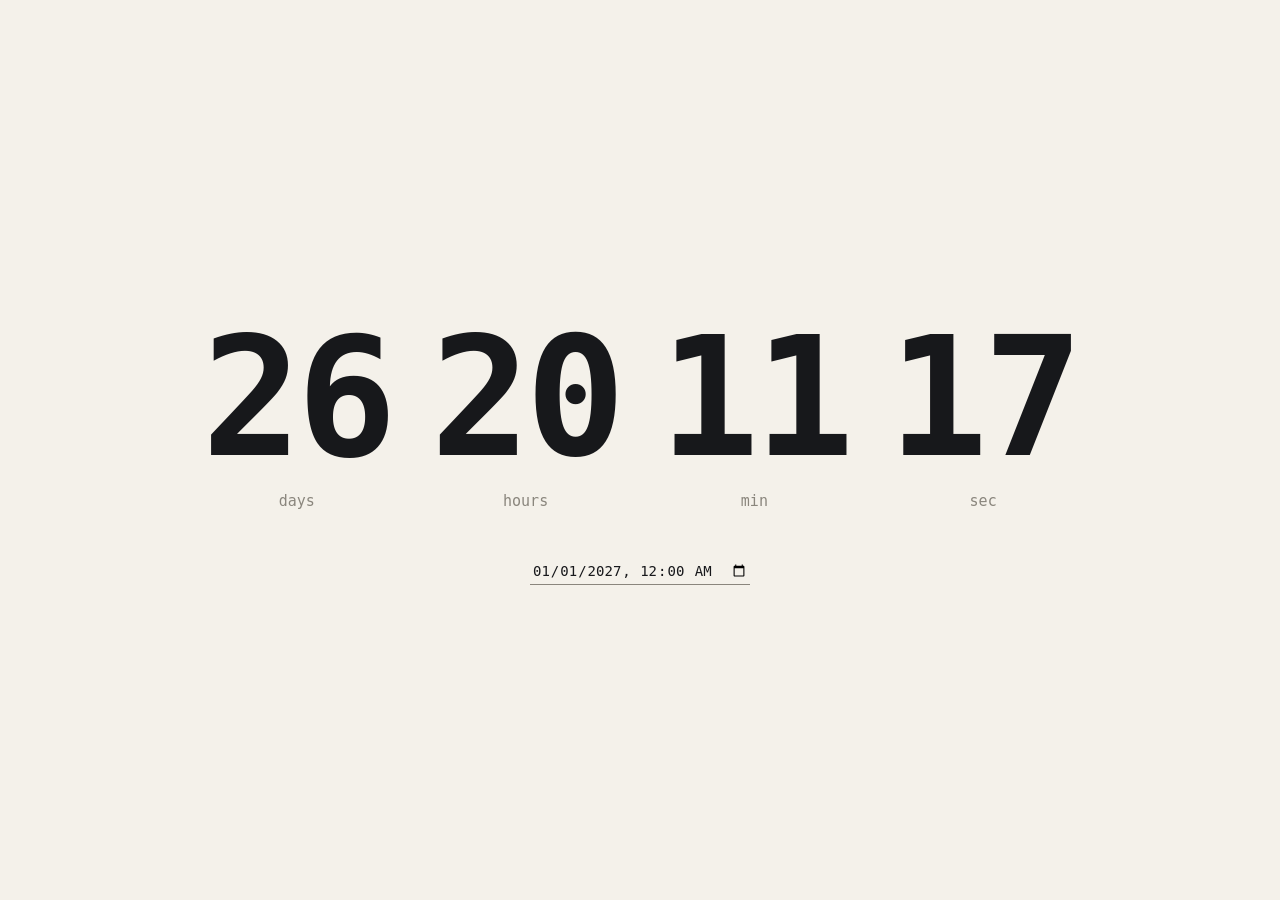
<file: examples/arpe-demo/site/index.html>
<!doctype html>
<html lang="en">
<head>
<meta charset="utf-8">
<meta name="viewport" content="width=device-width, initial-scale=1">
<title>Countdown</title>
<style>
  :root { --bg: #0e0f12; --fg: #f2efe8; --dim: #7d7a73; --accent: #e8b04a; }
  @media (prefers-color-scheme: light) { :root { --bg: #f4f1ea; --fg: #17181b; --dim: #8a867d; --accent: #b5761a; } }
  * { box-sizing: border-box; margin: 0; }
  html, body { height: 100%; }
  body { background: var(--bg); color: var(--fg); font-family: ui-monospace, "Cascadia Mono", Menlo, Consolas, monospace;
         display: grid; place-items: center; padding: 16px; }
  main { text-align: center; width: 100%; }
  #clock { display: flex; justify-content: center; gap: clamp(8px, 3vw, 40px); font-variant-numeric: tabular-nums; }
  .unit { display: flex; flex-direction: column; align-items: center; }
  .n { font-size: clamp(44px, 13vw, 168px); font-weight: 600; line-height: 1; letter-spacing: -0.03em; }
  .l { margin-top: 10px; font-size: clamp(11px, 1.6vw, 15px); color: var(--dim); }
  #target { margin-top: 48px; font-size: 14px; color: var(--dim); }
  input { font: inherit; color: var(--fg); background: transparent; border: 0; border-bottom: 1px solid var(--dim); padding: 4px 2px; color-scheme: dark light; }
  input:focus { outline: none; border-color: var(--accent); }
  body.done .n { color: var(--accent); }
</style>
</head>
<body>
<main>
  <div id="clock" aria-live="polite">
    <div class="unit"><span class="n" id="d">0</span><span class="l">days</span></div>
    <div class="unit"><span class="n" id="h">00</span><span class="l">hours</span></div>
    <div class="unit"><span class="n" id="m">00</span><span class="l">min</span></div>
    <div class="unit"><span class="n" id="s">00</span><span class="l">sec</span></div>
  </div>
  <div id="target"><input id="to" type="datetime-local" aria-label="Count down to"></div>
</main>
<script>
  const q = new URLSearchParams(location.search);
  const pad = n => String(n).padStart(2, "0");
  const local = d => `${d.getFullYear()}-${pad(d.getMonth() + 1)}-${pad(d.getDate())}T${pad(d.getHours())}:${pad(d.getMinutes())}`;
  function fallback() { const d = new Date(); return new Date(d.getFullYear() + 1, 0, 1); }
  let target = new Date(q.get("to") || NaN);
  if (isNaN(target)) target = fallback();
  const input = document.getElementById("to");
  input.value = local(target);
  input.addEventListener("change", () => {
    const t = new Date(input.value);
    if (isNaN(t)) return;
    target = t;
    q.set("to", input.value);
    history.replaceState(null, "", "?" + q);
    tick();
  });
  const el = id => document.getElementById(id);
  function tick() {
    let ms = Math.max(0, target - Date.now());
    const s = Math.floor(ms / 1000);
    el("d").textContent = Math.floor(s / 86400);
    el("h").textContent = pad(Math.floor(s / 3600) % 24);
    el("m").textContent = pad(Math.floor(s / 60) % 60);
    el("s").textContent = pad(s % 60);
    document.body.classList.toggle("done", ms === 0);
    document.title = ms === 0 ? "Done" : `${Math.floor(s / 86400)}d ${pad(Math.floor(s / 3600) % 24)}:${pad(Math.floor(s / 60) % 60)}:${pad(s % 60)}`;
  }
  tick();
  setInterval(tick, 250);
</script>
</body>
</html>
</file>
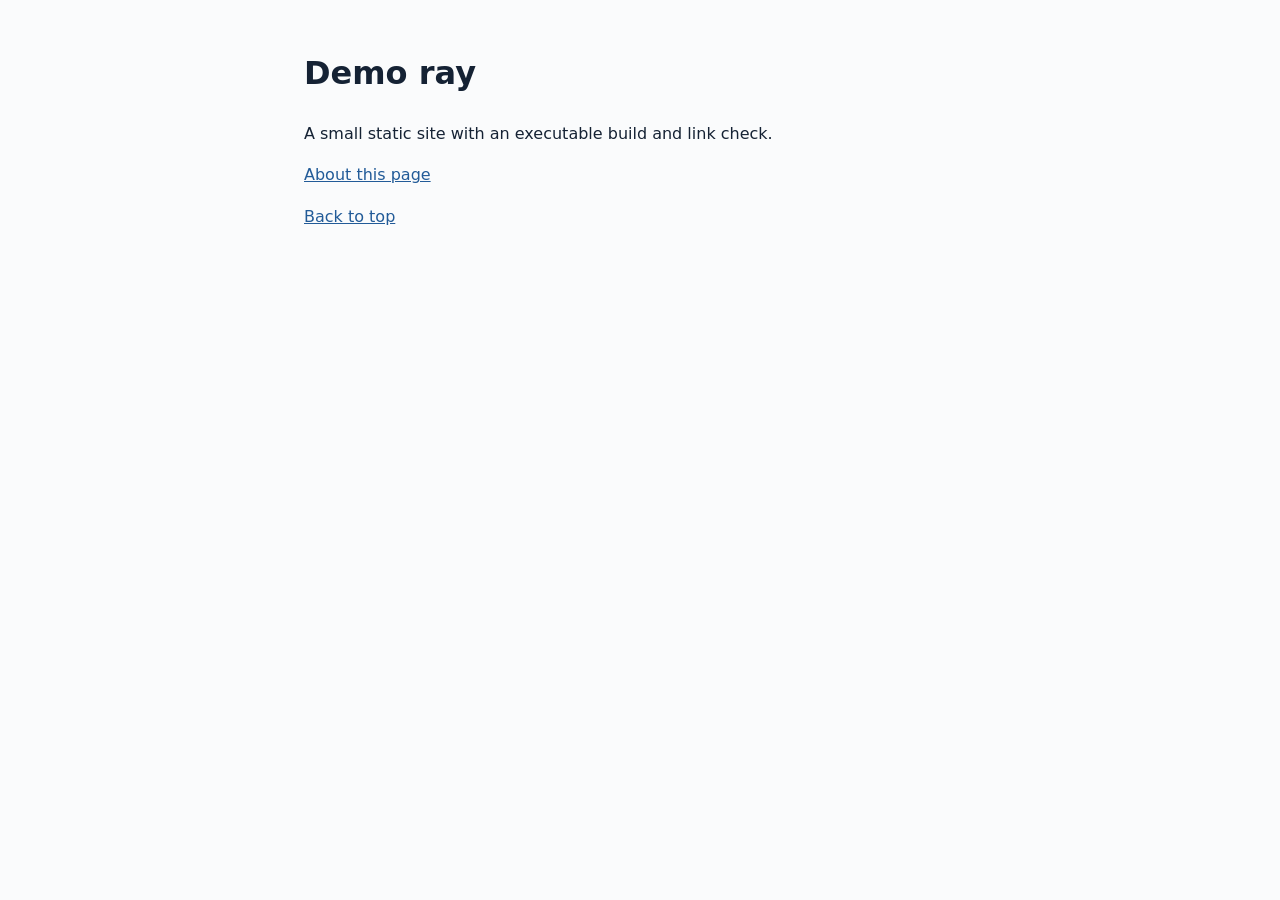
<file: examples/demo-ray/site/index.html>
<!doctype html>
<html lang="en">
<head>
  <meta charset="utf-8">
  <meta name="viewport" content="width=device-width,initial-scale=1">
  <title>Demo ray</title>
  <link rel="stylesheet" href="assets/style.css">
</head>
<body>
  <main id="top">
    <h1>Demo ray</h1>
    <p>A small static site with an executable build and link check.</p>
    <nav><a href="missing.html">About this page</a></nav>
    <p><a href="#top">Back to top</a></p>
  </main>
</body>
</html>
</file>
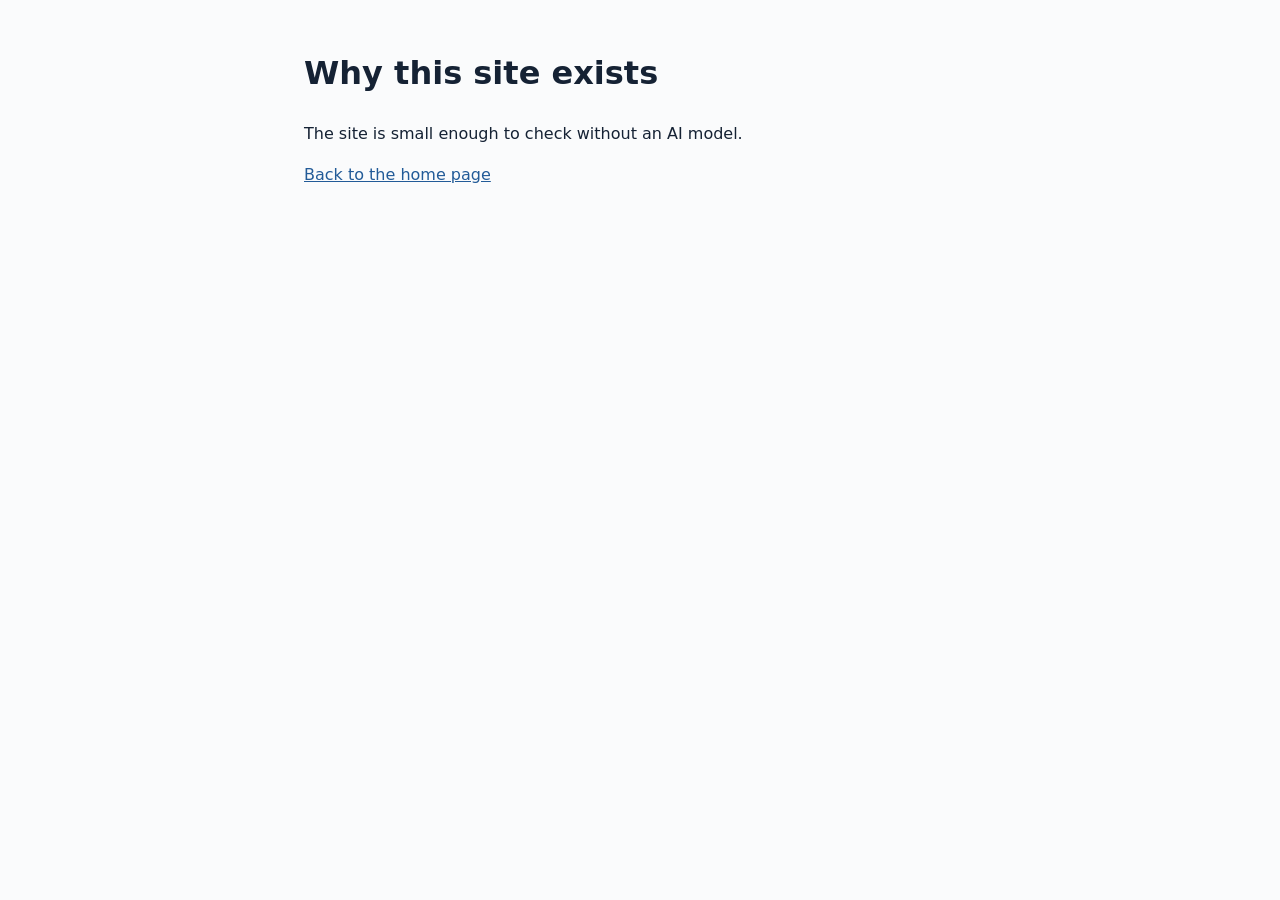
<file: examples/demo-ray/site/about.html>
<!doctype html>
<html lang="en">
<head>
  <meta charset="utf-8">
  <meta name="viewport" content="width=device-width,initial-scale=1">
  <title>About the demo</title>
  <link rel="stylesheet" href="assets/style.css">
</head>
<body>
  <main>
    <h1 id="purpose">Why this site exists</h1>
    <p>The site is small enough to check without an AI model.</p>
    <p><a href="index.html">Back to the home page</a></p>
  </main>
</body>
</html>
</file>
<file: examples/demo-ray/site/assets/style.css>
:root { font-family: system-ui, sans-serif; color: #152234; background: #fafbfc; }
body { max-width: 42rem; margin: 3rem auto; padding: 0 1rem; line-height: 1.6; }
a { color: #225b98; }
a:focus-visible { outline: 2px solid currentColor; }
</file>
